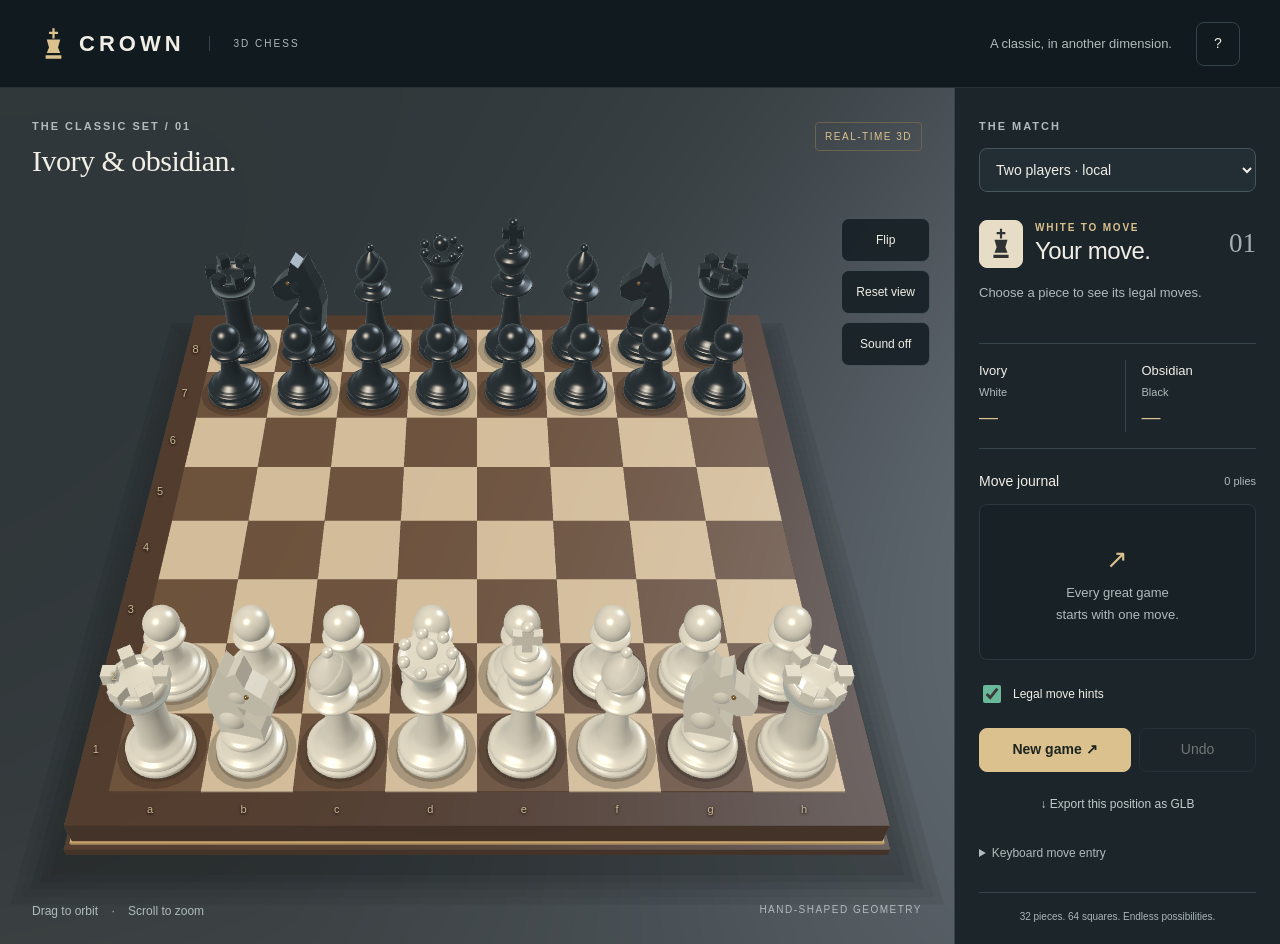
<file: crown/index.html>
<!doctype html>
<html lang="en">
  <head>
    <meta charset="utf-8">
    <meta http-equiv="refresh" content="0; url=CROWN_3D_Chess.html">
    <title>CROWN - 3D Chess</title>
  </head>
  <body>
    <p>Opening CROWN 3D Chess...</p>
    <script>location.replace('CROWN_3D_Chess.html');</script>
  </body>
</html>
</file>
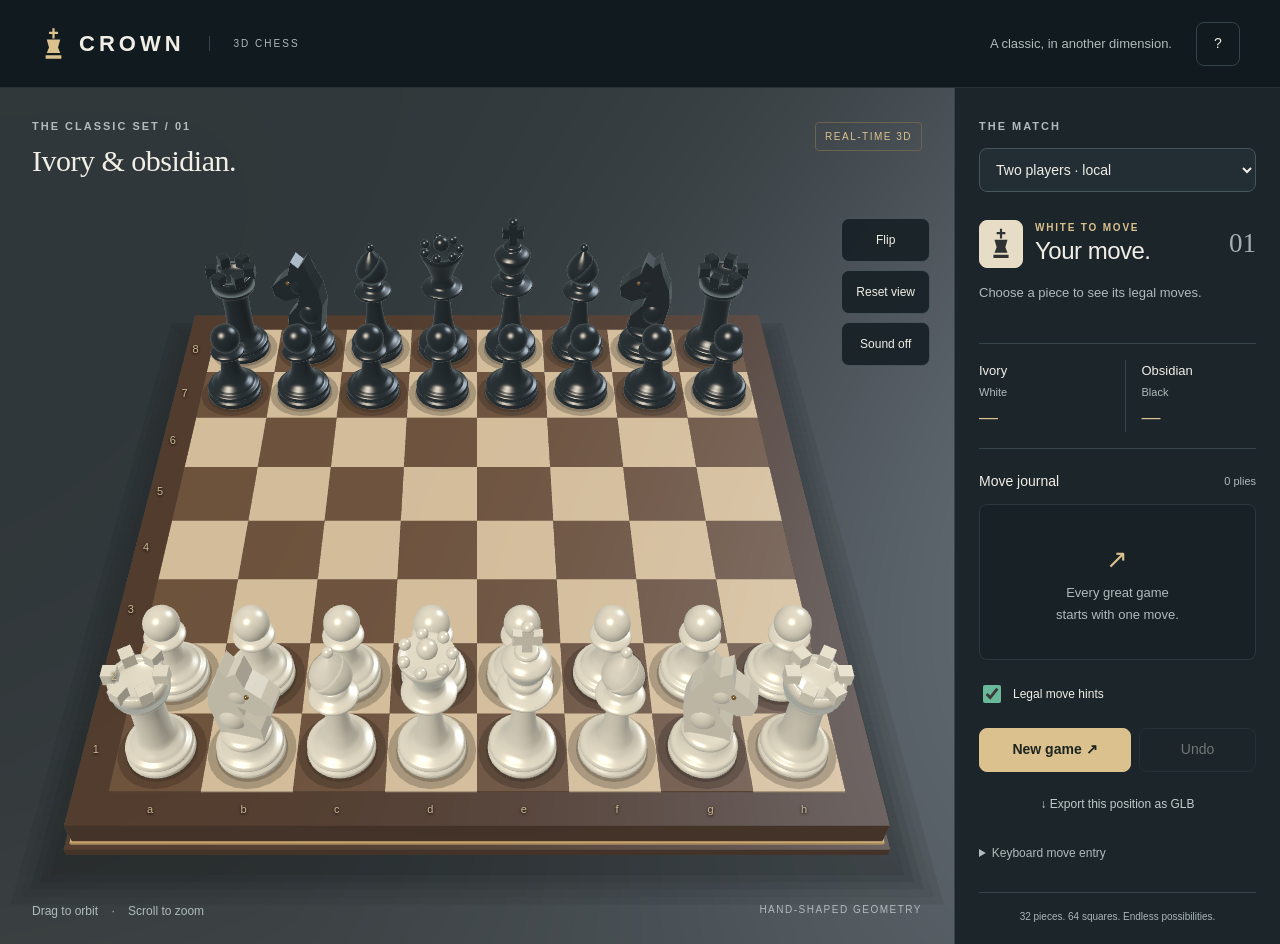
<file: crown/CROWN_3D_Chess.html>
<!doctype html><html lang="en"><head><meta charset="utf-8"><meta name="viewport" content="width=device-width,initial-scale=1"><title>CROWN — 3D Chess</title><style>:root{color-scheme:dark;--text:#f1eee6;--muted:#b0bbbb;--line:#35434a;--gold:#dbc18d;--panel:#1b252a}*{box-sizing:border-box}body{margin:0;background:#111a1e;color:var(--text);font:14px/1.5 -apple-system,BlinkMacSystemFont,'Segoe UI',Arial,sans-serif}button,input,select{font:inherit}button,select,summary{cursor:pointer}button{min-height:44px;border:1px solid var(--line);border-radius:8px;background:transparent;color:var(--text);padding:0 14px}button:hover:not(:disabled){background:#344148}button:disabled{opacity:.4;cursor:not-allowed}button:focus-visible,input:focus-visible,select:focus-visible,summary:focus-visible,canvas:focus-visible{outline:2px solid #98d8c0;outline-offset:3px}header{height:88px;max-width:1600px;margin:auto;padding:0 40px;display:flex;align-items:center;gap:24px;border-bottom:1px solid #283338}.brand{display:flex;gap:12px;align-items:center;font-size:22px;font-weight:600;letter-spacing:4px;color:var(--text);text-decoration:none}.brand svg{width:27px;height:36px;fill:var(--gold)}.brand small{border-left:1px solid var(--line);margin-left:12px;padding-left:24px;font-size:10px;letter-spacing:2px;color:var(--muted);font-weight:400}.tagline{margin-left:auto;color:var(--muted);font-size:13px}header>button{width:44px}main{display:grid;grid-template-columns:minmax(0,1fr) 326px;max-width:1600px;margin:auto;min-height:calc(100vh - 88px)}.stage{position:relative;min-height:760px;overflow:hidden;background:#0b0f10}canvas{position:absolute;inset:0;width:100%;height:100%;display:block;touch-action:none;cursor:grab}canvas:active{cursor:grabbing}.stage-title{position:absolute;top:30px;left:32px;z-index:2;pointer-events:none}.eyebrow{font-size:11px;letter-spacing:2px;font-weight:600;color:var(--muted)}h1{font:400 30px/1.2 Georgia,serif;letter-spacing:-.5px;margin:8px 0 0}.badge{position:absolute;z-index:2;right:32px;top:34px;border:1px solid #6d624f;border-radius:4px;padding:6px 9px;letter-spacing:1.5px;font-size:10px;color:var(--gold);pointer-events:none}.camera{position:absolute;right:24px;top:130px;display:flex;flex-direction:column;gap:8px}.camera button{background:#172126ed;border-color:#46545a;font-size:12px;min-width:80px}.stage-foot{position:absolute;bottom:24px;left:32px;right:32px;color:var(--muted);font-size:12px;pointer-events:none}.stage-foot span{margin:0 10px}.stage-foot b{float:right;font-size:10px;letter-spacing:1.5px;font-weight:400}#coords{position:absolute;inset:0;pointer-events:none}.coord{position:absolute;font-size:11px;color:#ccb78f;transform:translate(-50%,-50%);text-shadow:0 1px 3px #000}aside{background:var(--panel);border-left:1px solid var(--line);padding:30px 24px 20px}select{width:100%;min-height:44px;background:#222e34;border:1px solid #46565d;border-radius:8px;padding:0 12px;color:var(--text);margin-top:13px}.turn{display:flex;align-items:center;gap:12px;margin-top:28px}#avatar{width:44px;height:48px;background:#e7dcc6;border:1px solid #e8dec8;color:#303233;border-radius:8px;display:grid;place-items:center;flex-shrink:0}#avatar.black{background:#11191d;color:#edddb9;border-color:#63767e}#avatar svg{width:26px;height:34px;fill:currentColor}#turn-color{font-size:10px;letter-spacing:1.8px;color:var(--gold);font-weight:600}h2{font-size:24px;font-weight:500;letter-spacing:-.5px;margin:1px 0;line-height:1.25}#move-count{margin-left:auto;font:27px Georgia,serif;color:#a3b0b1}#helper{color:var(--muted);font-size:13px;min-height:40px;margin:15px 0 20px}.players{display:grid;grid-template-columns:1fr 1fr;gap:14px;border-block:1px solid var(--line);padding:16px 0}.players>div+div{border-left:1px solid var(--line);padding-left:16px}.players strong{font-size:13px;font-weight:500}.players small{display:block;font-size:11px;color:var(--muted);margin:3px 0}.captured{min-height:27px;color:var(--gold);font-size:19px}.captured svg{fill:currentColor;width:17px;height:24px;vertical-align:middle}.journal-head{display:flex;align-items:center;justify-content:space-between;margin:22px 0 12px}.journal-head h3{font-size:14px;font-weight:500;margin:0}.journal-head small{color:var(--muted);font-size:11px}#journal{height:156px;overflow:auto;background:#172126;border:1px solid #2b383e;border-radius:8px}.empty{height:100%;display:grid;place-content:center;text-align:center;color:var(--muted);font-size:13px;line-height:1.7}.empty b{font-size:26px;font-weight:400;color:var(--gold)}.move-row{display:grid;grid-template-columns:35px 1fr 1fr;padding:7px 13px;font-size:13px}.move-row:nth-child(even){background:#202c32}.move-row>span:first-child{color:#a1acae}.move-row:last-child{color:#e7cc92}.hints{display:flex;gap:9px;align-items:center;min-height:44px;margin:12px 0;font-size:12px;cursor:pointer}.hints input{width:18px;height:18px;accent-color:#69b89a}.actions{display:grid;grid-template-columns:1.3fr 1fr;gap:8px}.primary{background:var(--gold);color:#1b241f;border-color:var(--gold);font-weight:600}.primary:hover:not(:disabled){background:#eddbb6}.export{width:100%;margin-top:10px;border:0;font-size:12px;color:#c1cdcc}details{margin-top:8px;color:var(--muted);font-size:12px}summary{padding:10px 0;min-height:40px}form>label{display:block;margin:4px 0 6px}form>div{display:flex;gap:8px}input[type=text],#move-input{width:100%;min-width:0;min-height:44px;border:1px solid #506168;border-radius:6px;background:#111d23;color:white;padding:6px 10px}.panel-foot{margin:18px 0 0;border-top:1px solid var(--line);padding-top:16px;color:#abb7b7;font-size:10px;text-align:center}#toast{position:absolute;bottom:65px;left:50%;transform:translateX(-50%);opacity:0;transition:opacity .15s;background:#20312ff2;border:1px solid #6c9986;border-radius:8px;padding:12px 18px;max-width:90%;font-size:13px;pointer-events:none;text-align:center;z-index:6}#toast.show{opacity:1}dialog{padding:28px;max-width:min(460px,calc(100vw - 32px));border:1px solid #52625f;border-radius:12px;background:#1b292c;color:var(--text);box-shadow:0 24px 90px #0007}dialog::backdrop{background:#060d11ad;backdrop-filter:blur(4px)}dialog h2{font:30px Georgia,serif;margin:0 0 14px}dialog p,dialog li{color:#c0cdcb;line-height:1.7}dialog li{margin:8px 0}.dialog-actions{display:flex;gap:10px;justify-content:flex-end;margin-top:24px}.promotion{display:grid;grid-template-columns:repeat(4,1fr);gap:8px}.promotion button{padding:10px 6px;font-size:12px}.promotion svg{display:block;width:30px;height:38px;margin:0 auto 8px;fill:currentColor}#error{position:absolute;inset:35% 12%;z-index:20;padding:24px;background:#233338;border-radius:8px}[hidden]{display:none!important}@media(max-width:1050px){main{grid-template-columns:minmax(0,1fr) 300px}header{padding:0 24px}.badge{display:none}.stage-foot b{display:none}aside{padding:26px 20px}.stage{min-height:740px}.stage-title{left:24px}.camera{right:16px}}@media(max-width:740px){header{height:72px;padding:0 18px;gap:12px}.brand{font-size:19px;letter-spacing:3px}.brand small{font-size:10px;margin-left:2px;padding-left:13px;letter-spacing:1px}.tagline{display:none}header>button{margin-left:auto}main{display:flex;flex-direction:column}.stage{min-height:560px;height:560px}.stage-title{top:22px;left:20px}h1{font-size:27px}.camera{top:auto;bottom:48px;right:18px;flex-direction:row;gap:6px}.camera button{min-width:44px;padding:0 10px;font-size:11px}.stage-foot{bottom:16px;left:20px;right:20px;font-size:11px}aside{padding:26px 22px;border-left:none;border-top:1px solid var(--line)}#helper{min-height:0}.panel-foot{font-size:11px}#toast{bottom:105px}}@media(prefers-reduced-motion:reduce){*{transition:none!important}}
</style></head><body><header><a class="brand" href="#"><svg viewBox="0 0 24 30" aria-hidden="true"><path d="M11 1h2v3h3v2h-3v4h-2V6H8V4h3zM6 11h12l-2 7 2 5H6l2-5zM5 25h14v3H5z"/></svg>CROWN <small>3D CHESS</small></a><span class="tagline">A classic, in another dimension.</span><button id="help" aria-label="How to play">?</button></header><main><section class="stage"><div class="stage-title"><div class="eyebrow">THE CLASSIC SET / 01</div><h1>Ivory &amp; obsidian.</h1></div><span class="badge">REAL-TIME 3D</span><canvas id="board" tabindex="0" aria-label="3D chessboard. Select a piece then a destination. Drag to orbit. Keyboard move entry is below the journal."></canvas><div id="error" hidden></div><div id="coords" aria-hidden="true"></div><div class="camera"><button id="flip">Flip</button><button id="view">Reset view</button><button id="sound" aria-pressed="false">Sound off</button></div><div class="stage-foot">Drag to orbit <span>·</span> Scroll to zoom <b>HAND-SHAPED GEOMETRY</b></div><div id="toast" role="status" aria-live="polite"></div></section><aside><div class="eyebrow">THE MATCH</div><select id="mode" aria-label="Game mode"><option value="local">Two players · local</option><option value="cpu">Play computer · casual</option></select><div class="turn"><div id="avatar"></div><div><div id="turn-color">WHITE TO MOVE</div><h2 id="status" aria-live="polite">Your move.</h2></div><span id="move-count">01</span></div><p id="helper">Choose a piece to see its legal moves.</p><div class="players"><div><strong>Ivory</strong><small id="white-score">White</small><div id="white-captured" class="captured" aria-label="Pieces captured by white">—</div></div><div><strong>Obsidian</strong><small id="black-score">Black</small><div id="black-captured" class="captured" aria-label="Pieces captured by black">—</div></div></div><div class="journal-head"><h3>Move journal</h3><small id="ply-count">0 plies</small></div><div id="journal"></div><label class="hints"><input type="checkbox" id="hints" checked> Legal move hints</label><div class="actions"><button id="new" class="primary">New game ↗</button><button id="undo" disabled>Undo</button></div><button id="export" class="export">↓ Export this position as GLB</button><details><summary>Keyboard move entry</summary><form id="move-form"><label for="move-input">From + to, e.g. e2e4</label><div><input id="move-input" maxlength="5" placeholder="e2e4" autocomplete="off" spellcheck="false"><button>Move</button></div></form></details><p class="panel-foot">32 pieces. 64 squares. Endless possibilities.</p></aside></main><dialog id="modal"></dialog><script>function buildGeometry(){const M={};let P=[],N=[];function tri(a,b,c,na,nb,nc){if(!na){let u=b.map((v,i)=>v-a[i]),v=c.map((v,i)=>v-a[i]);na=[u[1]*v[2]-u[2]*v[1],u[2]*v[0]-u[0]*v[2],u[0]*v[1]-u[1]*v[0]];let l=Math.hypot(...na)||1;na=na.map(v=>v/l);nb=nc=na}P.push(...a,...b,...c);N.push(...na,...nb,...nc)}function lathe(pr,S=40,o=[0,0,0]){for(let i=0;i<pr.length-1;i++)for(let j=0;j<S;j++){let t=j*Math.PI*2/S,u=(j+1)*Math.PI*2/S;let p=(k,a)=>[pr[k][0]*Math.cos(a)+o[0],pr[k][1]+o[1],pr[k][0]*Math.sin(a)+o[2]],n=(k,a)=>{let b=pr[Math.min(pr.length-1,k+1)],c=pr[Math.max(0,k-1)],r=b[0]-c[0],h=b[1]-c[1],l=Math.hypot(r,h)||1;return[h*Math.cos(a)/l,-r/l,h*Math.sin(a)/l]};tri(p(i,t),p(i+1,u),p(i,u),n(i,t),n(i+1,u),n(i,u));tri(p(i,t),p(i+1,t),p(i+1,u),n(i,t),n(i+1,t),n(i+1,u))}}function smooth(p){let out=[];for(let i=0;i<p.length-1;i++){let a=p[i],b=p[i+1],c=p[Math.max(0,i-1)],d=p[Math.min(p.length-1,i+2)];for(let j=0;j<3;j++){let t=j/3;out.push(a.map((x,k)=>(2*t**3-3*t*t+1)*x+(t**3-2*t*t+t)*(b[k]-c[k])*.32+(-2*t**3+3*t*t)*b[k]+(t**3-t*t)*(d[k]-a[k])*.32))}}out.push(p.at(-1));return out}function sphere(o,r,sy=1){let p=[];for(let i=0;i<=16;i++){let a=-Math.PI/2+i*Math.PI/16;p.push([Math.max(0,r*Math.cos(a)),r*Math.sin(a)*sy])}lathe(p,32,o)}function box(x,y,z,w,h,d,rot=0){let v=[[-1,-1,-1],[1,-1,-1],[1,1,-1],[-1,1,-1],[-1,-1,1],[1,-1,1],[1,1,1],[-1,1,1]].map(([a,b,c])=>{a*=w/2;b*=h/2;c*=d/2;return[x+a*Math.cos(rot)+c*Math.sin(rot),y+b,z-a*Math.sin(rot)+c*Math.cos(rot)]});for(let[a,b,c,d]of [[0,3,2,1],[4,5,6,7],[0,4,7,3],[1,2,6,5],[0,1,5,4],[3,7,6,2]]){tri(v[a],v[b],v[c]);tri(v[a],v[c],v[d])}}function extrude(poly,depth){if(poly.reduce((s,p,i)=>{let q=poly[(i+1)%poly.length];return s+p[0]*q[1]-q[0]*p[1]},0)<0)poly=poly.slice().reverse();let ids=poly.map((_,i)=>i),faces=[],cross=(a,b,c)=>(b[0]-a[0])*(c[1]-a[1])-(b[1]-a[1])*(c[0]-a[0]);while(ids.length>3){let ok=false;for(let j=0;j<ids.length;j++){let a=ids[(j+ids.length-1)%ids.length],b=ids[j],c=ids[(j+1)%ids.length];if(cross(poly[a],poly[b],poly[c])<=0)continue;if(ids.some(q=>q!==a&&q!==b&&q!==c&&cross(poly[a],poly[b],poly[q])>=0&&cross(poly[b],poly[c],poly[q])>=0&&cross(poly[c],poly[a],poly[q])>=0))continue;faces.push([a,b,c]);ids.splice(j,1);ok=true;break}if(!ok)break}if(ids.length===3)faces.push(ids);let p=(i,z)=>[poly[i][0],poly[i][1],z];for(let[a,b,c]of faces){tri(p(c,-depth/2),p(b,-depth/2),p(a,-depth/2));tri(p(a,depth/2),p(b,depth/2),p(c,depth/2))}for(let i=0;i<poly.length;i++){let j=(i+1)%poly.length;tri(p(i,-depth/2),p(j,depth/2),p(i,depth/2));tri(p(i,-depth/2),p(j,-depth/2),p(j,depth/2))}}function save(n){M[n]={p:P,n:N};P=[];N=[]}const base=[[0,0],[.28,0],[.35,.02],[.38,.055],[.38,.10],[.35,.13],[.34,.15],[.375,.18],[.36,.22],[.31,.245]];function body(t){lathe(smooth(base.concat(t)))}
body([[.28,.28],[.21,.34],[.15,.46],[.12,.68],[.15,.76],[.23,.79],[.23,.83],[.15,.87],[0,.88]]);sphere([0,1.025,0],.205);save('p');
body([[.28,.28],[.21,.36],[.19,.56],[.185,.85],[.21,1.08],[.29,1.14],[.30,1.23],[.26,1.27],[0,1.27]]);lathe([[0,1.20],[.31,1.20],[.31,1.39],[.23,1.39],[.23,1.29],[0,1.29]]);for(let i=0;i<6;i++){let a=i*Math.PI/3;box(.267*Math.cos(a),1.445,.267*Math.sin(a),.15,.16,.14,-a)}save('r');
body([[.27,.28],[.23,.34],[.23,.39],[.28,.42],[.28,.47],[.21,.51],[0,.51]]);extrude([[-.24,.48],[.25,.48],[.24,.69],[.08,.90],[.03,1.06],[.25,.96],[.40,1.02],[.43,1.17],[.32,1.30],[.16,1.43],[.10,1.66],[-.01,1.57],[-.09,1.68],[-.17,1.44],[-.27,1.23],[-.31,.96]],.25);sphere([-.08,.76,0],.185,1.1);sphere([.05,1.22,0],.153,1.15);save('n');
body([[.26,.28],[.20,.36],[.145,.55],[.11,.87],[.115,1.02],[.25,1.07],[.26,1.12],[.16,1.17],[.12,1.24],[0,1.27]]);
let BP=P,BN=N;P=[];N=[];lathe(smooth([[0,1.24],[.12,1.28],[.21,1.38],[.225,1.46],[.195,1.56],[.12,1.68],[.02,1.79],[0,1.80]]));let HP=P,HN=N;P=BP;N=BN;function half(th,sg){let cuts=[];const dist=p=>sg*(p[1]-.9*p[0]-th);for(let i=0;i<HP.length;i+=9){let poly=[];for(let j=0;j<3;j++)poly.push({p:HP.slice(i+j*3,i+j*3+3),n:HN.slice(i+j*3,i+j*3+3)});let out=[];for(let j=0;j<3;j++){let a=poly[j],b=poly[(j+1)%3],da=dist(a.p),db=dist(b.p);if(da>=0)out.push(a);if((da>=0)!==(db>=0)){let t=da/(da-db),v={p:a.p.map((x,k)=>x+(b.p[k]-x)*t),n:a.n.map((x,k)=>x+(b.n[k]-x)*t)};out.push(v);cuts.push(v.p)}}for(let j=1;j<out.length-1;j++)tri(out[0].p,out[j].p,out[j+1].p,out[0].n,out[j].n,out[j+1].n)}if(cuts.length){let c=[0,0,0];for(let p of cuts)p.forEach((v,k)=>c[k]+=v/cuts.length);cuts.sort((a,b)=>Math.atan2(a[2]-c[2],a[0]-c[0])-Math.atan2(b[2]-c[2],b[0]-c[0]));let n=[.669*sg,-.743*sg,0];for(let i=0;i<cuts.length;i++)tri(c,cuts[i],cuts[(i+1)%cuts.length],n,n,n)}}half(1.515,-1);half(1.555,1);sphere([0,1.83,0],.06);save('b');
body([[.25,.28],[.19,.36],[.15,.54],[.11,.91],[.11,1.08],[.28,1.13],[.29,1.18],[.17,1.23],[.145,1.32],[.16,1.40],[.24,1.60],[.30,1.73],[.29,1.79],[.20,1.76],[0,1.74]]);for(let i=0;i<7;i++){let a=i*2*Math.PI/7;sphere([.255*Math.cos(a),1.82,.255*Math.sin(a)],.064)}sphere([0,1.89,0],.11);save('q');
body([[.26,.28],[.20,.37],[.15,.56],[.11,.94],[.11,1.14],[.28,1.18],[.29,1.23],[.15,1.28],[.145,1.34],[.185,1.37],[.18,1.42],[.145,1.46],[.18,1.51],[.25,1.67],[.25,1.73],[.19,1.78],[.105,1.81],[.13,1.85],[.105,1.89],[0,1.89]]);extrude([[-.055,1.88],[.055,1.88],[.05,2.015],[.15,2],[.135,2.08],[.15,2.16],[.055,2.145],[.06,2.23],[-.06,2.23],[-.055,2.145],[-.15,2.16],[-.135,2.08],[-.15,2],[-.05,2.015]],.09);sphere([0,2.25,0],.065,.8);save('k');box(0,0,0,1,1,1);save('cube');lathe([[0,0],[1,0],[1,.005],[0,.005]],24);save('disc');sphere([0,0,0],1);save('sphere');let V=[[0,1,0],[1,0,0],[0,0,1],[-1,0,0],[0,0,-1],[0,-1,0]];for(let[a,b,c]of [[0,2,1],[0,3,2],[0,4,3],[0,1,4],[5,1,2],[5,2,3],[5,3,4],[5,4,1]])tri(V[a],V[b],V[c]);save('shard');
for(let m of Object.values(M)){let p=m.p,n=m.n;for(let i=0;i<p.length;i+=9){let a=[p[i+3]-p[i],p[i+4]-p[i+1],p[i+5]-p[i+2]],b=[p[i+6]-p[i],p[i+7]-p[i+1],p[i+8]-p[i+2]],c=[a[1]*b[2]-a[2]*b[1],a[2]*b[0]-a[0]*b[2],a[0]*b[1]-a[1]*b[0]];if(c.reduce((s,v,k)=>s+v*(n[i+k]+n[i+3+k]+n[i+6+k]),0)<0)for(let k=0;k<3;k++){[p[i+3+k],p[i+6+k]]=[p[i+6+k],p[i+3+k]];[n[i+3+k],n[i+6+k]]=[n[i+6+k],n[i+3+k]]}}}return M}if(typeof module!=='undefined')module.exports={buildGeometry};
class ChessGame{constructor(){this.reset()}reset(){this.board=Array(64).fill(null);let id=0;for(let c of ['w','b'])for(let f=0;f<8;f++){this.board[(c==='w'?0:7)*8+f]={t:'rnbqkbnr'[f],c,id:id++};this.board[(c==='w'?1:6)*8+f]={t:'p',c,id:id++}}this.turn='w';this.castle={wK:true,wQ:true,bK:true,bQ:true};this.ep=-1;this.half=0;this.full=1;this.log=[];this.captured=[];this.undoStack=[];this.result='';this.positions=[this.key()]}snapshot(){return JSON.parse(JSON.stringify({board:this.board,turn:this.turn,castle:this.castle,ep:this.ep,half:this.half,full:this.full,log:this.log,captured:this.captured,result:this.result,positions:this.positions}))}restore(s){Object.assign(this,JSON.parse(JSON.stringify(s)))}key(){return this.board.map(p=>p?(p.c==='w'?p.t.toUpperCase():p.t):'.').join('')+this.turn+Object.keys(this.castle).filter(k=>this.castle[k]).join('')+this.ep}static sq(i){return 'abcdefgh'[i%8]+((i>>3)+1)}static index(s){return 'abcdefgh'.indexOf(s[0])+(+s[1]-1)*8}attacked(s,by,b=this.board){let f=s%8,r=s>>3;for(let i=0;i<64;i++){let p=b[i];if(!p||p.c!==by)continue;let x=i%8,y=i>>3,dx=f-x,dy=r-y,ax=Math.abs(dx),ay=Math.abs(dy);if(p.t==='p'&&ax===1&&dy===(by==='w'?1:-1))return true;if(p.t==='n'&&ax*ay===2)return true;if(p.t==='k'&&Math.max(ax,ay)===1)return true;if((p.t==='b'&&ax===ay&&ax>0)||(p.t==='r'&&((dx===0)!==(dy===0)))||(p.t==='q'&&((ax===ay&&ax>0)||((dx===0)!==(dy===0))))){let sx=Math.sign(dx),sy=Math.sign(dy),a=x+sx,c=y+sy,clear=true;while(a!==f||c!==r){if(b[c*8+a]){clear=false;break}a+=sx;c+=sy}if(clear)return true}}return false}inCheck(c=this.turn,b=this.board){let k=b.findIndex(p=>p&&p.c===c&&p.t==='k');return k<0||this.attacked(k,c==='w'?'b':'w',b)}pseudo(from){let p=this.board[from];if(!p)return[];let out=[],x=from%8,y=from>>3;let add=(a,b,e={})=>{if(a<0||a>7||b<0||b>7)return false;let to=b*8+a,q=this.board[to];if(q&&(q.c===p.c||q.t==='k'))return false;let m={from,to,...e};if(p.t==='p'&&(b===0||b===7))for(let promotion of ['q','r','b','n'])out.push({...m,promotion});else out.push(m);return !q};if(p.t==='p'){let d=p.c==='w'?1:-1;if(y+d>=0&&y+d<8&&!this.board[(y+d)*8+x]){add(x,y+d);if(y===(p.c==='w'?1:6)&&!this.board[(y+2*d)*8+x])add(x,y+2*d,{double:true})}for(let dx of [-1,1]){let a=x+dx,b=y+d;if(a<0||a>7||b<0||b>7)continue;let to=b*8+a,q=this.board[to];if(q&&q.c!==p.c)add(a,b);else if(to===this.ep)add(a,b,{enPassant:true})}}else if(p.t==='n')for(let[a,b]of [[1,2],[2,1],[-1,2],[-2,1],[1,-2],[2,-1],[-1,-2],[-2,-1]])add(x+a,y+b);else if(p.t==='k'){for(let a=-1;a<=1;a++)for(let b=-1;b<=1;b++)if(a||b)add(x+a,y+b);let r=p.c==='w'?0:7,enemy=p.c==='w'?'b':'w';if(from===r*8+4&&!this.inCheck(p.c))for(let side of ['K','Q']){let rook=r*8+(side==='K'?7:0),steps=side==='K'?[5,6]:[3,2],spaces=side==='K'?[5,6]:[1,2,3];if(this.castle[p.c+side]&&this.board[rook]?.t==='r'&&this.board[rook]?.c===p.c&&spaces.every(f=>!this.board[r*8+f])&&steps.every(f=>!this.attacked(r*8+f,enemy)))add(side==='K'?6:2,r,{castle:side})}}else{let dirs=[];if('bq'.includes(p.t))dirs.push([1,1],[1,-1],[-1,1],[-1,-1]);if('rq'.includes(p.t))dirs.push([1,0],[-1,0],[0,1],[0,-1]);for(let[a,b]of dirs){let f=x+a,r=y+b;while(f>=0&&f<8&&r>=0&&r<8){if(!add(f,r))break;f+=a;r+=b}}}return out}trial(m){let b=this.board.slice(),p=b[m.from];b[m.to]=m.promotion?{...p,t:m.promotion}:p;b[m.from]=null;if(m.enPassant)b[m.to+(p.c==='w'?-8:8)]=null;if(m.castle){let r=m.from>>3,rf=r*8+(m.castle==='K'?7:0),rt=r*8+(m.castle==='K'?5:3);b[rt]=b[rf];b[rf]=null}return b}legal(f){let p=this.board[f];return!p||p.c!==this.turn?[]:this.pseudo(f).filter(m=>!this.inCheck(p.c,this.trial(m)))}all(){let out=[];for(let i=0;i<64;i++)if(this.board[i]?.c===this.turn)out.push(...this.legal(i));return out}insufficient(){let ps=this.board.map((p,i)=>p?{...p,s:i}:null).filter(p=>p&&p.t!=='k');return !ps.length||ps.length===1&&'bn'.includes(ps[0].t)||ps.every(p=>p.t==='b')&&new Set(ps.map(p=>(p.s%8+(p.s>>3))%2)).size===1}move(m){let valid=this.legal(m.from).find(v=>v.to===m.to&&(v.promotion||'')===(m.promotion||''));if(!valid||this.result)return null;m=valid;let old=this.snapshot(),p=this.board[m.from],captureSquare=m.enPassant?m.to+(p.c==='w'?-8:8):m.to,victim=this.board[captureSquare],text='';if(m.castle)text=m.castle==='K'?'O-O':'O-O-O';else{let dis='';if(p.t!=='p'){let rivals=this.all().filter(v=>v.to===m.to&&v.from!==m.from&&this.board[v.from].t===p.t);if(rivals.length){let sf=rivals.some(v=>v.from%8===m.from%8),sr=rivals.some(v=>(v.from>>3)===(m.from>>3));dis=!sf?ChessGame.sq(m.from)[0]:!sr?ChessGame.sq(m.from)[1]:ChessGame.sq(m.from)}}text=(p.t==='p'?(victim?ChessGame.sq(m.from)[0]:''):p.t.toUpperCase()+dis)+(victim?'x':'')+ChessGame.sq(m.to)+(m.promotion?'='+m.promotion.toUpperCase():'')}this.undoStack.push(old);this.board=this.trial(m);if(p.t==='k')this.castle[p.c+'K']=this.castle[p.c+'Q']=false;for(let[s,k]of [[0,'wQ'],[7,'wK'],[56,'bQ'],[63,'bK']])if(m.from===s||m.to===s)this.castle[k]=false;this.ep=m.double?(m.from+m.to)/2:-1;this.half=p.t==='p'||victim?0:this.half+1;if(p.c==='b')this.full++;if(victim)this.captured.push(victim);this.turn=p.c==='w'?'b':'w';this.positions.push(this.key());let legal=this.all(),check=this.inCheck();if(!legal.length)this.result=check?(p.c==='w'?'White':'Black')+' wins by checkmate':'Draw by stalemate';else if(this.half>=100)this.result='Draw — 50-move rule';else if(this.positions.filter(x=>x===this.key()).length>=3)this.result='Draw — threefold repetition';else if(this.insufficient())this.result='Draw — insufficient material';if(check)text+=legal.length?'+':'#';this.log.push({text,from:m.from,to:m.to,color:p.c});return{m,p,victim,captureSquare,old}}undo(){let s=this.undoStack.pop();if(!s)return false;this.restore(s);return true}}
if(typeof module!=='undefined')module.exports={ChessGame};
const MATERIALS=[{name:'Ivory lacquer',c:[.80,.74,.59],m:.08,r:.23},{name:'Obsidian lacquer',c:[.018,.027,.032],m:.22,r:.21},{name:'Maple',c:[.68,.53,.34],m:0,r:.44},{name:'Smoked walnut',c:[.16,.085,.042],m:0,r:.4},{name:'Walnut frame',c:[.085,.042,.022],m:0,r:.33},{name:'Brass',c:[.66,.42,.16],m:.8,r:.25}];
function boardNodes(){let n=[{mesh:'cube',name:'Walnut board frame',mat:4,pos:[0,-.23,0],scale:[8.8,.42,8.8]},{mesh:'cube',name:'Brass reveal',mat:5,pos:[0,-.38,0],scale:[8.84,.045,8.84]},{mesh:'cube',name:'Lower plinth',mat:4,pos:[0,-.46,0],scale:[8.96,.12,8.96]}];for(let r=0;r<8;r++)for(let f=0;f<8;f++)n.push({mesh:'cube',name:'Square '+'abcdefgh'[f]+(r+1),mat:(f+r)%2===0?3:2,pos:[f-3.5,-.035,3.5-r],scale:[.998,.09,.998]});return n}
function encodeGLB(geo,nodes){let g={asset:{version:'2.0',generator:'CROWN 3D Chess'},scene:0,scenes:[{nodes:[0]}],nodes:[{name:'CROWN metres',scale:[.05,.05,.05],children:[]}],meshes:[],accessors:[],bufferViews:[],materials:MATERIALS.map(m=>({name:m.name,pbrMetallicRoughness:{baseColorFactor:[...m.c,1],metallicFactor:m.m,roughnessFactor:m.r}})),buffers:[]},chunks=[],size=0;function acc(a){let f=new Float32Array(a),idx=g.accessors.length,view=g.bufferViews.length;g.bufferViews.push({buffer:0,byteOffset:size,byteLength:f.byteLength,target:34962});let min=[Infinity,Infinity,Infinity],max=[-Infinity,-Infinity,-Infinity];for(let i=0;i<a.length;i++){min[i%3]=Math.min(min[i%3],a[i]);max[i%3]=Math.max(max[i%3],a[i])}g.accessors.push({bufferView:view,componentType:5126,count:a.length/3,type:'VEC3',min,max});chunks.push(new Uint8Array(f.buffer));size+=f.byteLength;return idx}let geom={},cache={};for(let node of nodes){let key=node.mesh+':'+node.mat;if(!geom[node.mesh])geom[node.mesh]={POSITION:acc(geo[node.mesh].p),NORMAL:acc(geo[node.mesh].n)};if(cache[key]===undefined){cache[key]=g.meshes.length;g.meshes.push({name:node.mesh+' '+MATERIALS[node.mat].name,primitives:[{attributes:geom[node.mesh],material:node.mat}]})}let n={name:node.name||node.mesh,mesh:cache[key],translation:node.pos||[0,0,0],scale:node.scale||[1,1,1]};if(node.rot)n.rotation=[0,Math.sin(node.rot/2),0,Math.cos(node.rot/2)];g.nodes[0].children.push(g.nodes.length);g.nodes.push(n)}g.buffers=[{byteLength:size}];let json=new TextEncoder().encode(JSON.stringify(g)),jlen=Math.ceil(json.length/4)*4,total=12+8+jlen+8+size,out=new Uint8Array(total),dv=new DataView(out.buffer);dv.setUint32(0,0x46546c67,true);dv.setUint32(4,2,true);dv.setUint32(8,total,true);dv.setUint32(12,jlen,true);dv.setUint32(16,0x4e4f534a,true);out.fill(32,20,20+jlen);out.set(json,20);let off=20+jlen;dv.setUint32(off,size,true);dv.setUint32(off+4,0x004e4942,true);off+=8;for(let c of chunks){out.set(c,off);off+=c.length}return out}if(typeof module!=='undefined')module.exports={boardNodes,encodeGLB};
class ChessRenderer{constructor(canvas,geo){this.canvas=canvas;this.geo=geo;let gl=this.gl=canvas.getContext('webgl',{antialias:true,alpha:false,preserveDrawingBuffer:true});if(!gl)throw Error('WebGL is unavailable. Enable hardware acceleration or try another browser.');let vs=`attribute vec3 aP;attribute vec3 aN;uniform mat4 uVP;uniform mat4 uM;varying vec3 vN;varying vec3 vP;void main(){vec4 p=uM*vec4(aP,1.);vP=p.xyz;vN=normalize(mat3(uM)*aN);gl_Position=uVP*p;}`,fs=`precision highp float;varying vec3 vN;varying vec3 vP;uniform vec3 uColor;uniform vec3 uEye;uniform float uGloss;uniform float uAlpha;uniform float uUnlit;void main(){vec3 N=normalize(vN),V=normalize(uEye-vP),L=normalize(vec3(-3.,7.,4.)),L2=normalize(vec3(5.,4.,-5.));float d=max(dot(N,L),0.),d2=max(dot(N,L2),0.),s=pow(max(dot(N,normalize(L+V)),0.),mix(14.,100.,uGloss)),s2=pow(max(dot(N,normalize(L2+V)),0.),mix(12.,75.,uGloss)),f=pow(1.-max(dot(N,V),0.),4.);vec3 c=uColor*(.29+.64*d+.3*d2)+vec3(1.,.9,.75)*s*(.10+.75*uGloss)+vec3(.72,.85,1.)*s2*(.10+.6*uGloss)+f*vec3(.16,.20,.21)*uGloss;c=mix(c,uColor,uUnlit);gl_FragColor=vec4(pow(max(c,vec3(0.)),vec3(.4545)),uAlpha);}`;let shader=(t,s)=>{let x=gl.createShader(t);gl.shaderSource(x,s);gl.compileShader(x);if(!gl.getShaderParameter(x,gl.COMPILE_STATUS))throw Error(gl.getShaderInfoLog(x));return x};this.program=gl.createProgram();gl.attachShader(this.program,shader(gl.VERTEX_SHADER,vs));gl.attachShader(this.program,shader(gl.FRAGMENT_SHADER,fs));gl.linkProgram(this.program);if(!gl.getProgramParameter(this.program,gl.LINK_STATUS))throw Error(gl.getProgramInfoLog(this.program));gl.useProgram(this.program);this.u={};for(let n of ['VP','M','Color','Eye','Gloss','Alpha','Unlit'])this.u[n]=gl.getUniformLocation(this.program,'u'+n);this.aP=gl.getAttribLocation(this.program,'aP');this.aN=gl.getAttribLocation(this.program,'aN');gl.enableVertexAttribArray(this.aP);gl.enableVertexAttribArray(this.aN);this.buffers={};for(let[k,m]of Object.entries(geo)){let data=[];for(let i=0;i<m.p.length;i+=3)data.push(...m.p.slice(i,i+3),...m.n.slice(i,i+3));let b=gl.createBuffer();gl.bindBuffer(gl.ARRAY_BUFFER,b);gl.bufferData(gl.ARRAY_BUFFER,new Float32Array(data),gl.STATIC_DRAW);this.buffers[k]={b,count:m.p.length/3}}gl.enable(gl.DEPTH_TEST);gl.enable(gl.BLEND);gl.blendFunc(gl.SRC_ALPHA,gl.ONE_MINUS_SRC_ALPHA);this.az=0;this.el=.82;this.distance=15.8;this.target=[0,.1,0];this.nodes=boardNodes();this.lastMesh='';this.resize()}
resize(){let d=Math.min(devicePixelRatio||1,1.5),r=this.canvas.getBoundingClientRect(),w=Math.round(r.width*d),h=Math.round(r.height*d);if(this.canvas.width!==w||this.canvas.height!==h){this.canvas.width=w;this.canvas.height=h}this.aspect=w/h;this.gl.viewport(0,0,w,h)}cross(a,b){return[a[1]*b[2]-a[2]*b[1],a[2]*b[0]-a[0]*b[2],a[0]*b[1]-a[1]*b[0]]}norm(a){let l=Math.hypot(...a)||1;return a.map(x=>x/l)}dot(a,b){return a.reduce((s,x,i)=>s+x*b[i],0)}multiply(a,b){let o=new Float32Array(16);for(let c=0;c<4;c++)for(let r=0;r<4;r++)for(let k=0;k<4;k++)o[c*4+r]+=a[k*4+r]*b[c*4+k];return o}camera(){let d=this.distance*(this.aspect<1?1.13/Math.pow(this.aspect,.55):1);this.eye=[Math.sin(this.az)*Math.cos(this.el)*d,.1+Math.sin(this.el)*d,Math.cos(this.az)*Math.cos(this.el)*d];this.back=this.norm(this.eye.map((v,i)=>v-this.target[i]));this.right=this.norm(this.cross([0,1,0],this.back));this.up=this.cross(this.back,this.right);let X=this.right,Y=this.up,Z=this.back,E=this.eye,view=[X[0],Y[0],Z[0],0,X[1],Y[1],Z[1],0,X[2],Y[2],Z[2],0,-this.dot(X,E),-this.dot(Y,E),-this.dot(Z,E),1];this.fov=.68;let f=1/Math.tan(.34),near=.1,far=120,proj=[f/this.aspect,0,0,0,0,f,0,0,0,0,(far+near)/(near-far),-1,0,0,2*far*near/(near-far),0];this.vp=this.multiply(proj,view);this.gl.uniformMatrix4fv(this.u.VP,false,this.vp);this.gl.uniform3fv(this.u.Eye,E)}project(p){let m=this.vp,x=m[0]*p[0]+m[4]*p[1]+m[8]*p[2]+m[12],y=m[1]*p[0]+m[5]*p[1]+m[9]*p[2]+m[13],w=m[3]*p[0]+m[7]*p[1]+m[11]*p[2]+m[15],r=this.canvas.getBoundingClientRect();return{x:(x/w*.5+.5)*r.width,y:(.5-y/w*.5)*r.height}}square(i){return[i%8-3.5,.012,3.5-(i>>3)]}
pick(cx,cy,board){let rect=this.canvas.getBoundingClientRect(),mx=cx-rect.left,my=cy-rect.top,x=(mx/rect.width*2-1)*Math.tan(this.fov/2)*this.aspect,y=(1-my/rect.height*2)*Math.tan(this.fov/2),dir=this.norm(this.right.map((v,i)=>v*x+this.up[i]*y-this.back[i])),pt=(.018-this.eye[1])/dir[1],hit=this.eye.map((v,i)=>v+dir[i]*pt),f=Math.floor(hit[0]+4),rank=Math.floor(4-hit[2]),picked=pt>0&&f>=0&&f<8&&rank>=0&&rank<8?rank*8+f:-1,nearest=pt>0?pt:Infinity;
for(let square=0;square<64;square++){let p=board[square];if(!p)continue;let base=this.square(square),rot=p.t==='n'?(p.c==='w'?-.23:Math.PI-.23):0,c=Math.cos(rot),s=Math.sin(rot),ox=this.eye[0]-base[0],oz=this.eye[2]-base[2],O=[c*ox-s*oz,this.eye[1]-base[1],s*ox+c*oz],D=[c*dir[0]-s*dir[2],dir[1],s*dir[0]+c*dir[2]],tmin=-Infinity,tmax=Infinity;for(let k=0;k<3;k++){let lo=k===1?0:-.48,hi=k===1?2.34:.48,a=(lo-O[k])/D[k],b=(hi-O[k])/D[k];tmin=Math.max(tmin,Math.min(a,b));tmax=Math.min(tmax,Math.max(a,b))}if(tmax<Math.max(0,tmin)||tmin>nearest)continue;let v=this.geo[p.t].p;for(let i=0;i<v.length;i+=9){let ax=v[i+3]-v[i],ay=v[i+4]-v[i+1],az=v[i+5]-v[i+2],bx=v[i+6]-v[i],by=v[i+7]-v[i+1],bz=v[i+8]-v[i+2],px=D[1]*bz-D[2]*by,py=D[2]*bx-D[0]*bz,pz=D[0]*by-D[1]*bx,det=ax*px+ay*py+az*pz;if(Math.abs(det)<1e-9)continue;let inv=1/det,tx=O[0]-v[i],ty=O[1]-v[i+1],tz=O[2]-v[i+2],u=(tx*px+ty*py+tz*pz)*inv;if(u<0||u>1)continue;let qx=ty*az-tz*ay,qy=tz*ax-tx*az,qz=tx*ay-ty*ax,w=(D[0]*qx+D[1]*qy+D[2]*qz)*inv;if(w<0||u+w>1)continue;let distance=(bx*qx+by*qy+bz*qz)*inv;if(distance>0&&distance<nearest){nearest=distance;picked=square}}}return picked}
draw(mesh,pos=[0,0,0],scale=[1,1,1],color=[1,1,1],gloss=.5,rot=0,alpha=1,unlit=0,lean=0){let gl=this.gl,b=this.buffers[mesh];if(this.lastMesh!==mesh){gl.bindBuffer(gl.ARRAY_BUFFER,b.b);gl.vertexAttribPointer(this.aP,3,gl.FLOAT,false,24,0);gl.vertexAttribPointer(this.aN,3,gl.FLOAT,false,24,12);this.lastMesh=mesh}let c=Math.cos(rot),s=Math.sin(rot),lc=Math.cos(lean),ls=Math.sin(lean),m=[c*scale[0],0,-s*scale[0],0,s*ls*scale[1],lc*scale[1],c*ls*scale[1],0,s*lc*scale[2],-ls*scale[2],c*lc*scale[2],0,...pos,1];gl.uniformMatrix4fv(this.u.M,false,m);gl.uniform3fv(this.u.Color,color);gl.uniform1f(this.u.Gloss,gloss);gl.uniform1f(this.u.Alpha,alpha);gl.uniform1f(this.u.Unlit,unlit);gl.drawArrays(gl.TRIANGLES,0,b.count)}piece(p,pos){let rot=p.t==='n'?(p.c==='w'?-.23:Math.PI-.23):0;this.draw(p.t,pos,[1,1,1],MATERIALS[p.c==='w'?0:1].c,.85,rot);if(p.t==='n')for(let sign of [-1,1]){let x=.17,z=sign*.142;this.draw('sphere',[pos[0]+x*Math.cos(rot)+z*Math.sin(rot),pos[1]+1.30,pos[2]-x*Math.sin(rot)+z*Math.cos(rot)],[.026,.026,.026],[.22,.12,.025],.7)}}render(board,selected,moves,last,anim,shards,t,check,hints){this.resize();let gl=this.gl;gl.clearColor(.044,.057,.062,1);gl.clear(gl.COLOR_BUFFER_BIT|gl.DEPTH_BUFFER_BIT);this.camera();this.draw('cube',[0,-.70,0],[200,.1,200],[.025,.034,.038],.12);for(let n=0;n<5;n++)this.draw('cube',[0,-.642+n*.001,0],[9.3+n*.17,.001,9.3+n*.17],[.001,.002,.002],0,0,.045,1);for(let n of this.nodes)this.draw(n.mesh,n.pos,n.scale,MATERIALS[n.mat].c,n.mat===5?.8:.24);for(let i of last||[]){let q=this.square(i);this.draw('cube',[q[0],.02,q[2]],[.98,.015,.98],[.37,.30,.075],.1,0,.38)}if(check>=0){let q=this.square(check);this.draw('cube',[q[0],.03,q[2]],[.97,.013,.97],[.7,.045,.032],.2,0,.7)}if(selected>=0){let q=this.square(selected);this.draw('cube',[q[0],.035,q[2]],[.98,.018,.98],[.045,.35,.27],.25,0,.74)}if(hints)for(let m of moves){let q=this.square(m.to),has=board[m.to];this.draw('disc',[q[0],.05,q[2]],[has?.46:.105,1,has?.46:.105],has?[.6,.13,.08]:[.022,.14,.11],0,0,.8,1)}for(let i=0;i<64;i++){let p=board[i];if(!p||p.id===anim?.p.id||p.id===anim?.rook?.id)continue;let q=this.square(i);for(let j=0;j<2;j++)this.draw('disc',[q[0],.028+j*.003,q[2]],[.4+j*.09,1,.4+j*.09],[.005,.003,.002],0,0,.17-j*.05,1);this.piece(p,q)}if(anim){let v=Math.min(1,(t-anim.start)/anim.duration),u=Math.min(1,v/.62),e=u*u*(3-2*u),a=this.square(anim.m.from),b=this.square(anim.m.to),pos=a.map((v,i)=>v+(b[i]-v)*e);pos[1]+=Math.sin(Math.PI*u)*(anim.p.t==='n'?.85:.30);if(anim.victim&&v<.62)this.piece(anim.victim,this.square(anim.captureSquare));this.draw('disc',[pos[0],.034,pos[2]],[.44,1,.44],[.005,.003,.002],0,0,.2,1);this.piece(v>.95&&anim.m.promotion?{...anim.p,t:anim.m.promotion}:anim.p,pos);if(anim.rook){let a=this.square(anim.rookFrom),b=this.square(anim.rookTo);this.piece(anim.rook,a.map((v,i)=>v+(b[i]-v)*e))}}for(let s of shards){let age=(t-s.start)/1000;if(age<0||age>s.life)continue;let y=s.pos[1]+s.vel[1]*age-4.8*age*age;if(y<.06)y=.06;let alpha=Math.min(1,(s.life-age)*2),z=s.size*Math.max(.1,alpha);this.draw('shard',[s.pos[0]+s.vel[0]*age,y,s.pos[2]+s.vel[2]*age],[z,z*1.5,z*.8],s.color,.7,s.spin*age,alpha,0,age*4)}}}

(()=>{const $=x=>document.getElementById(x),names={p:'Pawn',r:'Rook',n:'Knight',b:'Bishop',q:'Queen',k:'King'},val={p:1,n:3,b:3,r:5,q:9,k:0},paths={p:'M8 12h8l-2 4 3 7H7l3-7zM6 25h12v3H6z',r:'M5 3h4v4h2V3h3v4h2V3h4v8l-3 3v9H8v-9l-3-3zM6 25h13v3H6z',n:'M6 23l1-8 3-6-1-6 4 2 3-1 1 5 5 6-2 4-6-2 1 6zM5 25h14v3H5z',b:'M12 2C4 10 5 15 10 17L7 23h10l-3-6c5-3 5-7-2-15zM6 25h12v3H6z',q:'M4 8l4 5 4-8 4 8 4-5-3 12H7zM7 22h10v2H7zM5 26h14v2H5z',k:'M11 1h2v3h3v2h-3v4h-2V6H8V4h3zM6 11h12l-2 7 2 5H6l2-5zM5 25h14v3H5z'};const icon=t=>'<svg viewBox="0 0 24 30" aria-hidden="true"><path d="'+paths[t]+'"/>'+(t==='p'?'<circle cx="12" cy="7" r="4"/>':'')+'</svg>';let geo=buildGeometry(),game=new ChessGame(),renderer;try{renderer=new ChessRenderer($('board'),geo)}catch(e){$('error').hidden=false;$('error').textContent=e.message;return}let selected=-1,moves=[],last=[],anim=null,shards=[],mode='local',hints=true,sound=false,audio,aiTimer,toastTimer,stamp='',lastFrame=0,reduced=matchMedia('(prefers-reduced-motion:reduce)').matches,modal=$('modal');
function toast(s){$('toast').textContent=s;$('toast').classList.add('show');clearTimeout(toastTimer);toastTimer=setTimeout(()=>$('toast').classList.remove('show'),3000)}function dialog(s){modal.innerHTML=s;modal.showModal()}function confirm(title,text,fn,cancel=()=>{}){dialog('<h2>'+title+'</h2><p>'+text+'</p><div class="dialog-actions"><button id="cancel">Keep playing</button><button id="confirm" class="primary">Start new game</button></div>');$('cancel').onclick=()=>{modal.close();cancel()};$('confirm').onclick=()=>{modal.close();fn()};modal.oncancel=cancel}
function update(){let white=game.turn==='w',check=game.inCheck(),thinking=mode==='cpu'&&!white&&!game.result;$('avatar').innerHTML=icon('k');$('avatar').className=white?'':'black';$('turn-color').textContent=game.result?'MATCH COMPLETE':(white?'WHITE':'BLACK')+' TO MOVE';$('status').textContent=game.result?(game.result.startsWith('Draw')?'A drawn game.':game.result.startsWith('White')?'Ivory wins.':'Obsidian wins.'):check?'King in check.':thinking?'Thinking…':'Your move.';$('helper').textContent=game.result||(anim?'A move in motion.':thinking?'Obsidian is considering its reply.':selected>=0?names[game.board[selected]?.t]+' on '+ChessGame.sq(selected)+'. Choose a highlighted square.':'Choose a piece to see its legal moves.');$('move-count').textContent=String(game.full).padStart(2,'0');$('ply-count').textContent=game.log.length+' plies';let ws=game.captured.filter(p=>p.c==='b').reduce((s,p)=>s+val[p.t],0),bs=game.captured.filter(p=>p.c==='w').reduce((s,p)=>s+val[p.t],0);$('white-score').textContent=ws>bs?'+'+(ws-bs)+' material':'White';$('black-score').textContent=bs>ws?'+'+(bs-ws)+' material':'Black';$('white-captured').innerHTML=game.captured.filter(p=>p.c==='b').map(p=>icon(p.t)).join('')||'—';$('black-captured').innerHTML=game.captured.filter(p=>p.c==='w').map(p=>icon(p.t)).join('')||'—';let rows='';for(let i=0;i<game.log.length;i+=2)rows+='<div class="move-row"><span>'+(i/2+1)+'.</span><span>'+game.log[i].text+'</span><span>'+(game.log[i+1]?.text||'—')+'</span></div>';$('journal').innerHTML=rows||'<div class="empty"><b>↗</b>Every great game<br>starts with one move.</div>';$('journal').scrollTop=$('journal').scrollHeight;$('undo').disabled=!game.undoStack.length||!!anim;$('new').disabled=!!anim;$('mode').disabled=!!anim}
function beep(capture){if(!sound)return;try{audio=audio||new(window.AudioContext||window.webkitAudioContext)();audio.resume();let t=audio.currentTime,o=audio.createOscillator(),g=audio.createGain();o.type=capture?'triangle':'sine';o.frequency.setValueAtTime(capture?150:360,t);o.frequency.exponentialRampToValueAtTime(55,t+.18);g.gain.setValueAtTime(.09,t);g.gain.exponentialRampToValueAtTime(.001,t+.25);o.connect(g);g.connect(audio.destination);o.start(t);o.stop(t+.3)}catch(e){}}
function fracture(p,s,t){if(reduced)return;let q=renderer.square(s),h={p:1.2,r:1.5,n:1.65,b:1.8,q:1.95,k:2.3}[p.t];for(let i=0;i<46;i++){let a=Math.random()*Math.PI*2,r=Math.random()*.24;shards.push({start:t,pos:[q[0]+Math.cos(a)*r,.15+Math.random()*h,q[2]+Math.sin(a)*r],vel:[Math.cos(a)*(1+Math.random()*1.7),1.4+Math.random()*2.3,Math.sin(a)*(1+Math.random()*1.7)],size:.035+Math.random()*.075,spin:(Math.random()-.5)*16,life:1.2+Math.random()*.6,color:i%6===0?[.65,.41,.11]:MATERIALS[p.c==='w'?0:1].c})}}
function execute(m){if(anim||game.result)return false;let result=game.move(m);if(!result)return false;selected=-1;moves=[];last=[m.from,m.to];anim={...result,start:performance.now(),duration:reduced?100:result.victim?1100:700,hit:false};if(m.castle){anim.rookFrom=(m.from>>3)*8+(m.castle==='K'?7:0);anim.rookTo=(m.from>>3)*8+(m.castle==='K'?5:3);anim.rook=result.old.board[anim.rookFrom]}update();return true}
function promote(opts){dialog('<h2>Choose a promotion.</h2><p>Your pawn has reached the final rank.</p><div class="promotion">'+opts.map(m=>'<button data-p="'+m.promotion+'">'+icon(m.promotion)+names[m.promotion]+'</button>').join('')+'</div>');for(let b of modal.querySelectorAll('[data-p]'))b.onclick=()=>{modal.close();execute(opts.find(m=>m.promotion===b.dataset.p))};modal.oncancel=()=>{selected=-1;moves=[];update()}}
function selectSquare(i){if(anim||game.result||modal.open||mode==='cpu'&&game.turn==='b')return;let options=moves.filter(m=>m.to===i);if(selected>=0&&options.length){if(options[0].promotion)promote(options);else execute(options[0]);return}if(i>=0&&game.board[i]?.c===game.turn){if(selected===i){selected=-1;moves=[]}else{selected=i;moves=game.legal(i);if(!moves.length)toast('This piece has no legal moves.')}}else{selected=-1;moves=[]}update()}
function cpuMove(){if(mode!=='cpu'||game.turn!=='b'||game.result||anim)return;let legal=game.all(),best=-Infinity,choice=legal[0],old=game.board,turn=game.turn;for(let m of legal){let p=old[m.from],victim=m.enPassant?{t:'p'}:old[m.to],score=(victim?val[victim.t]*100:0)+(m.promotion?800:0),f=m.to%8,r=m.to>>3;score+=(7-Math.abs(f-3.5)-Math.abs(r-3.5))*3+Math.random()*12;if('nb'.includes(p.t)&&(m.from>>3)===7)score+=15;if(m.castle)score+=40;if(p.t==='p')score+=(6-r)*3;game.board=game.trial(m);game.turn='w';let replies=game.all(),danger=0;for(let reply of replies){let target=game.board[reply.to];if(target&&target.c==='b')danger=Math.max(danger,val[target.t]*100)}score-=danger*.92;if(game.inCheck('w'))score+=16;if(!replies.length&&game.inCheck('w'))score+=100000;game.board=old;game.turn=turn;if(score>best){best=score;choice=m}}if(choice)execute(choice)}function schedule(){clearTimeout(aiTimer);if(mode==='cpu'&&game.turn==='b'&&!game.result)aiTimer=setTimeout(cpuMove,420)}
let pointer;let canvas=$('board');canvas.onpointerdown=e=>{if(e.button!==0)return;pointer={x:e.clientX,y:e.clientY,px:e.clientX,py:e.clientY,drag:false};canvas.setPointerCapture(e.pointerId)};canvas.onpointermove=e=>{if(!pointer)return;let dx=e.clientX-pointer.px,dy=e.clientY-pointer.py;if(Math.hypot(e.clientX-pointer.x,e.clientY-pointer.y)>6)pointer.drag=true;if(pointer.drag){renderer.az-=dx*.006;renderer.el=Math.max(.32,Math.min(1.42,renderer.el+dy*.005))}pointer.px=e.clientX;pointer.py=e.clientY};canvas.onpointerup=e=>{if(pointer&&!pointer.drag)selectSquare(renderer.pick(e.clientX,e.clientY,game.board));pointer=null};canvas.onpointercancel=()=>pointer=null;canvas.addEventListener('wheel',e=>{e.preventDefault();renderer.distance=Math.max(11.5,Math.min(25,renderer.distance+e.deltaY*.012))},{passive:false});$('flip').onclick=()=>renderer.az+=Math.PI;$('view').onclick=()=>{renderer.az=0;renderer.el=.82;renderer.distance=15.8};$('sound').onclick=()=>{sound=!sound;$('sound').textContent='Sound '+(sound?'on':'off');$('sound').setAttribute('aria-pressed',sound);beep(false)};$('hints').onchange=e=>hints=e.target.checked;
function reset(){clearTimeout(aiTimer);game.reset();anim=null;shards=[];last=[];selected=-1;moves=[];stamp='';update();schedule()}$('new').onclick=()=>game.log.length?confirm('Start a new game?','This will clear your current match and move journal.',reset):reset();$('mode').onchange=e=>{let next=e.target.value,change=()=>{mode=next;reset()};if(game.log.length)confirm('Change game mode?','This starts a fresh match. You play White against the casual computer.',change,()=>{$('mode').value=mode});else change()};$('undo').onclick=()=>{if(anim)return;clearTimeout(aiTimer);if(game.undo()){if(mode==='cpu'&&game.turn==='b'&&game.undoStack.length)game.undo();last=game.log.length?[game.log.at(-1).from,game.log.at(-1).to]:[];selected=-1;moves=[];shards=[];stamp='';update();toast('Move taken back.')}schedule()};$('help').onclick=()=>{dialog('<h2>Make your move.</h2><ul><li>Click a piece, then a highlighted square. Every piece on the board is a real 3D mesh.</li><li>Drag to orbit; scroll to zoom. Captured pieces shatter into animated fragments.</li><li>Play with a friend on one device, or choose the casual computer.</li><li>Castling, en passant, promotion, check and checkmate are supported. The king is never captured.</li><li>Threefold repetition and the 50-move rule automatically draw the game.</li><li>Keyboard entry: e2e4. Promotion example: a7a8q.</li></ul><div class="dialog-actions"><button id="close-help" class="primary">Let’s play</button></div>');$('close-help').onclick=()=>modal.close();modal.oncancel=null};
$('move-form').onsubmit=e=>{e.preventDefault();if(anim||game.result||mode==='cpu'&&game.turn==='b'){toast('Wait until it is your turn.');return}let s=$('move-input').value.toLowerCase().replace(/\s/g,'');if(!/^[a-h][1-8][a-h][1-8][qrbn]?$/.test(s)){toast('Enter a move like e2e4.');return}let from=ChessGame.index(s.slice(0,2)),to=ChessGame.index(s.slice(2,4)),opts=game.legal(from).filter(m=>m.to===to);if(!opts.length){toast('That move is not legal.');return}if(opts[0].promotion&&!s[4])promote(opts);else{let m=opts.find(m=>(m.promotion||'')===(s[4]||''));if(m)execute(m);else toast('Invalid promotion choice.')} $('move-input').value=''};
function sceneNodes(){let nodes=boardNodes();for(let i=0;i<64;i++){let p=game.board[i];if(p)nodes.push({mesh:p.t,mat:p.c==='w'?0:1,name:(p.c==='w'?'White ':'Black ')+names[p.t]+' '+ChessGame.sq(i),pos:renderer.square(i),rot:p.t==='n'?(p.c==='w'?-.23:Math.PI-.23):0})}return nodes}$('export').onclick=()=>{let url=URL.createObjectURL(new Blob([encodeGLB(geo,sceneNodes())],{type:'model/gltf-binary'})),a=document.createElement('a');a.href=url;a.download='crown_chess_position.glb';a.click();setTimeout(()=>URL.revokeObjectURL(url),1000);toast('GLB exported.')};let labels=[];for(let i=0;i<8;i++)for(let side of ['f','r']){let el=document.createElement('span');el.className='coord';el.textContent=side==='f'?'abcdefgh'[i]:i+1;$('coords').appendChild(el);labels.push({el,p:side==='f'?[i-3.5,.04,4.24]:[-4.24,.04,3.5-i]})}
function frame(t){requestAnimationFrame(frame);if(document.hidden||t-lastFrame<32)return;lastFrame=t;let st=[game.log.length,game.turn,selected,hints,renderer.az,renderer.el,renderer.distance,innerWidth,innerHeight,game.result].join(':');if(!anim&&!shards.length&&st===stamp)return;stamp=st;if(anim){let p=(t-anim.start)/anim.duration;if(p>=.62&&!anim.hit){anim.hit=true;if(anim.victim){fracture(anim.victim,anim.captureSquare,t);toast(names[anim.p.t]+' captures '+names[anim.victim.t].toLowerCase()+'.')}beep(!!anim.victim)}if(p>=1){anim=null;update();if(game.result)toast(game.result);else if(game.inCheck())toast('Check! Protect your king.');schedule()}}shards=shards.filter(s=>(t-s.start)/1000<s.life);let check=game.inCheck()?game.board.findIndex(p=>p?.c===game.turn&&p.t==='k'):-1;renderer.render(game.board,selected,moves,last,anim,shards,t,check,hints);for(let l of labels){let p=renderer.project(l.p);l.el.style.left=p.x+'px';l.el.style.top=p.y+'px'}}window.CROWN={game,renderer,geo,execute,selectSquare,reset,sceneNodes,get anim(){return anim},get shards(){return shards},get moves(){return moves}};update();requestAnimationFrame(frame)})();
</script></body></html>
</file>
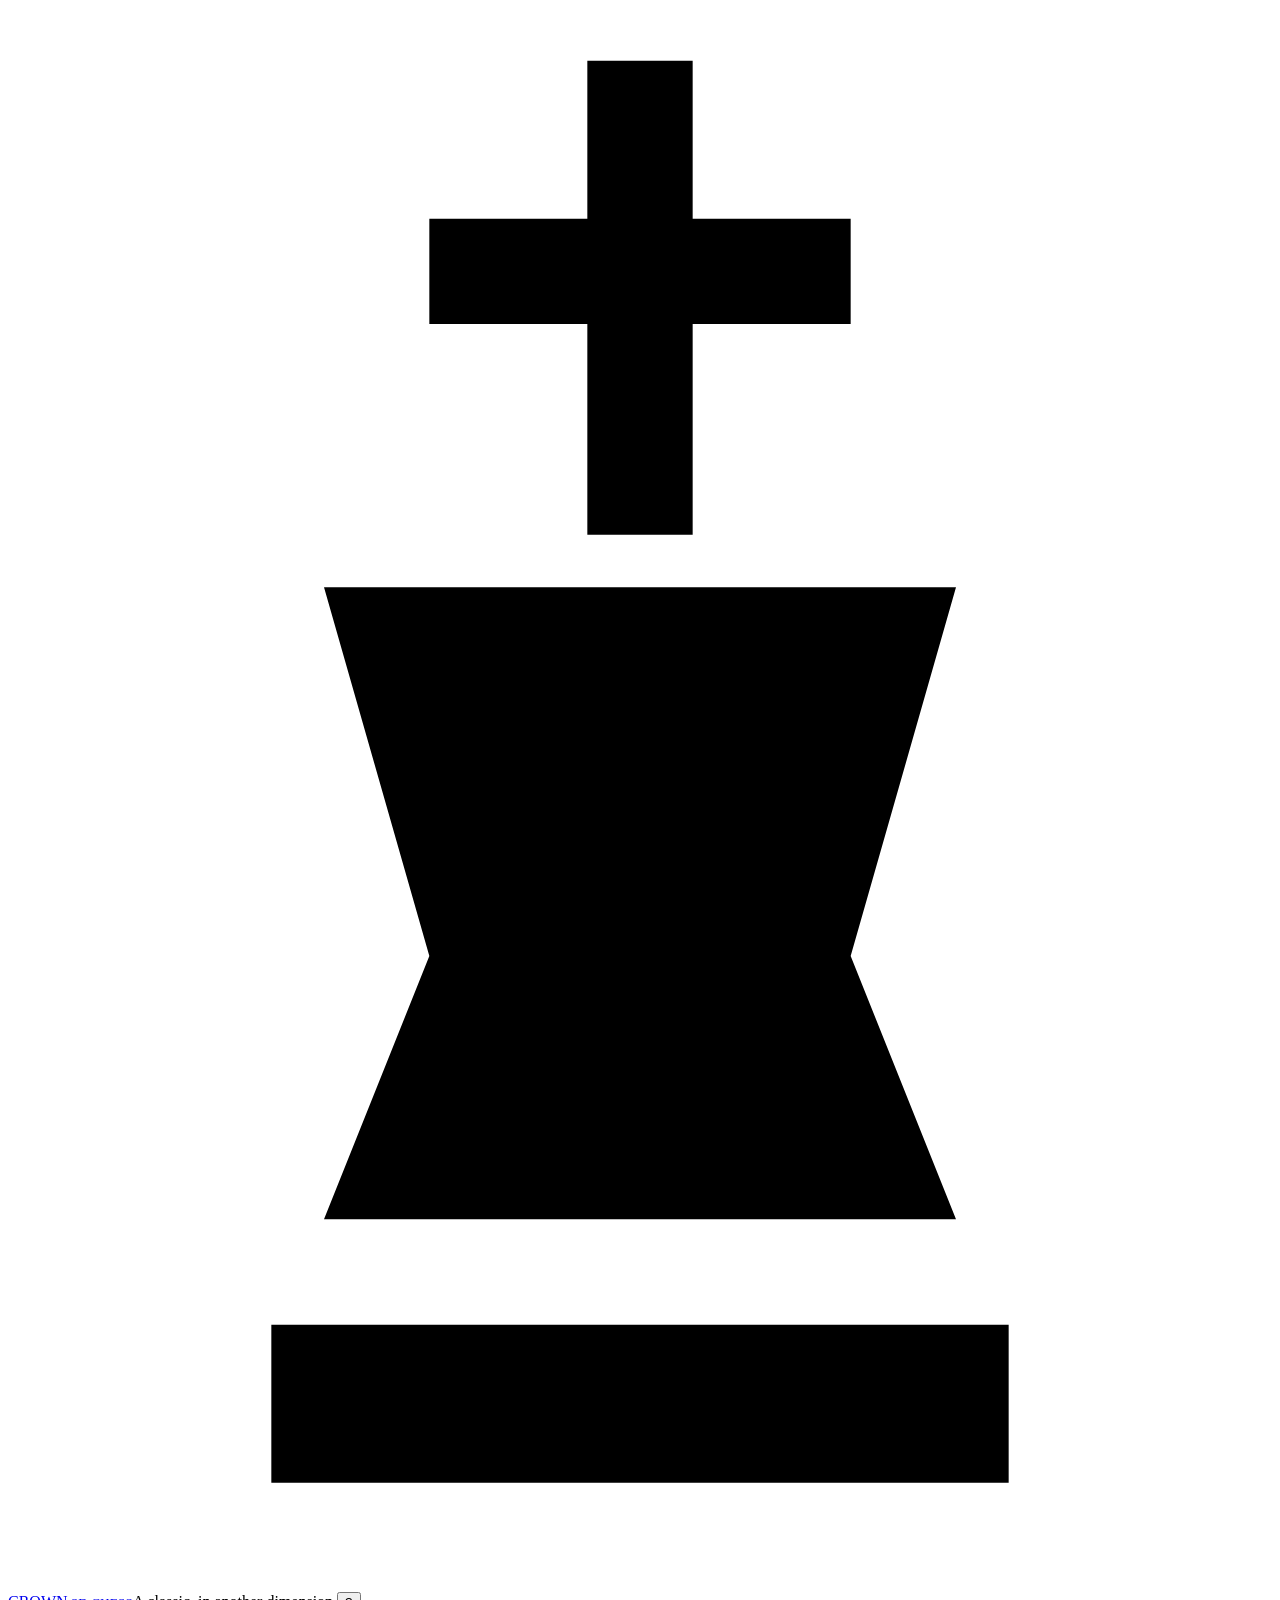
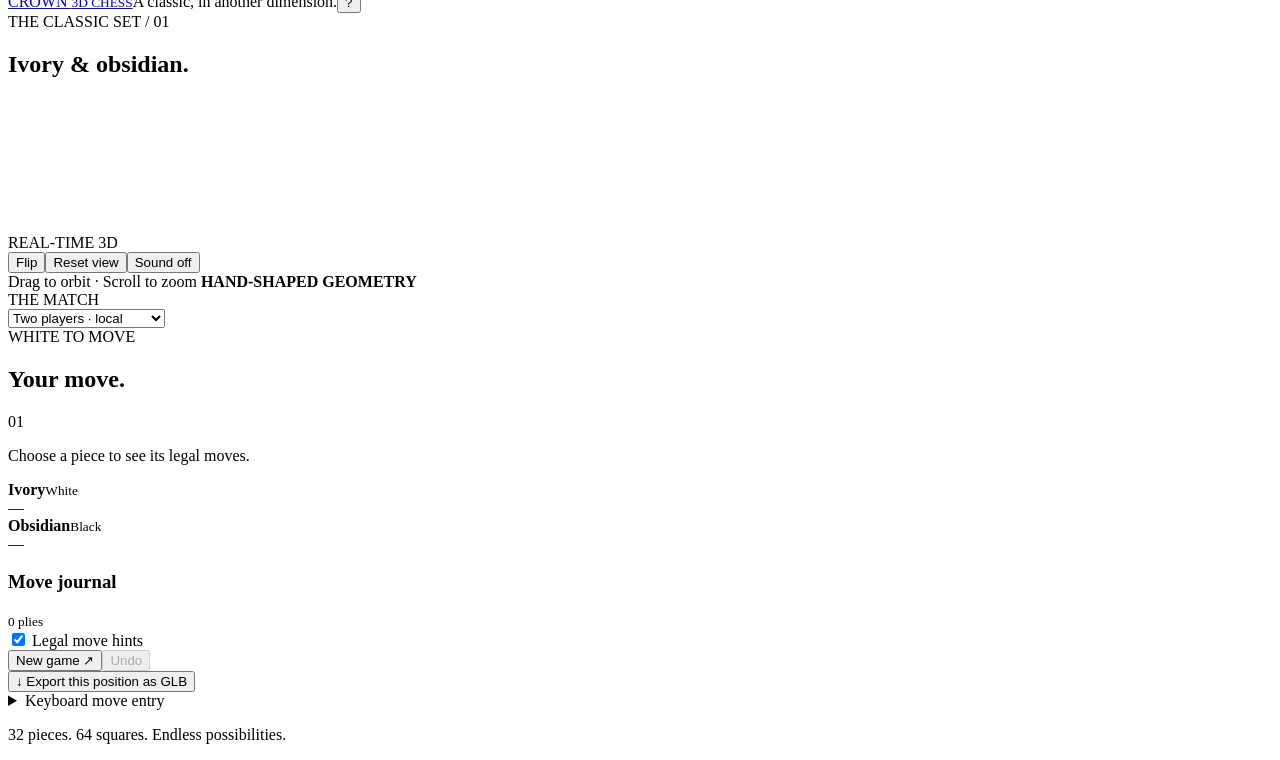
<file: crown/index.template.html>
<!doctype html><html lang="en"><head><meta charset="utf-8"><meta name="viewport" content="width=device-width,initial-scale=1"><title>CROWN — 3D Chess</title><style>/*STYLE*/</style></head><body><header><a class="brand" href="#"><svg viewBox="0 0 24 30" aria-hidden="true"><path d="M11 1h2v3h3v2h-3v4h-2V6H8V4h3zM6 11h12l-2 7 2 5H6l2-5zM5 25h14v3H5z"/></svg>CROWN <small>3D CHESS</small></a><span class="tagline">A classic, in another dimension.</span><button id="help" aria-label="How to play">?</button></header><main><section class="stage"><div class="stage-title"><div class="eyebrow">THE CLASSIC SET / 01</div><h1>Ivory &amp; obsidian.</h1></div><span class="badge">REAL-TIME 3D</span><canvas id="board" tabindex="0" aria-label="3D chessboard. Select a piece then a destination. Drag to orbit. Keyboard move entry is below the journal."></canvas><div id="error" hidden></div><div id="coords" aria-hidden="true"></div><div class="camera"><button id="flip">Flip</button><button id="view">Reset view</button><button id="sound" aria-pressed="false">Sound off</button></div><div class="stage-foot">Drag to orbit <span>·</span> Scroll to zoom <b>HAND-SHAPED GEOMETRY</b></div><div id="toast" role="status" aria-live="polite"></div></section><aside><div class="eyebrow">THE MATCH</div><select id="mode" aria-label="Game mode"><option value="local">Two players · local</option><option value="cpu">Play computer · casual</option></select><div class="turn"><div id="avatar"></div><div><div id="turn-color">WHITE TO MOVE</div><h2 id="status" aria-live="polite">Your move.</h2></div><span id="move-count">01</span></div><p id="helper">Choose a piece to see its legal moves.</p><div class="players"><div><strong>Ivory</strong><small id="white-score">White</small><div id="white-captured" class="captured" aria-label="Pieces captured by white">—</div></div><div><strong>Obsidian</strong><small id="black-score">Black</small><div id="black-captured" class="captured" aria-label="Pieces captured by black">—</div></div></div><div class="journal-head"><h3>Move journal</h3><small id="ply-count">0 plies</small></div><div id="journal"></div><label class="hints"><input type="checkbox" id="hints" checked> Legal move hints</label><div class="actions"><button id="new" class="primary">New game ↗</button><button id="undo" disabled>Undo</button></div><button id="export" class="export">↓ Export this position as GLB</button><details><summary>Keyboard move entry</summary><form id="move-form"><label for="move-input">From + to, e.g. e2e4</label><div><input id="move-input" maxlength="5" placeholder="e2e4" autocomplete="off" spellcheck="false"><button>Move</button></div></form></details><p class="panel-foot">32 pieces. 64 squares. Endless possibilities.</p></aside></main><dialog id="modal"></dialog><script>/*GEOMETRY*/
/*RULES*/
/*EXPORT*/
/*RENDERER*/
/*GAME*/</script></body></html>
</file>
